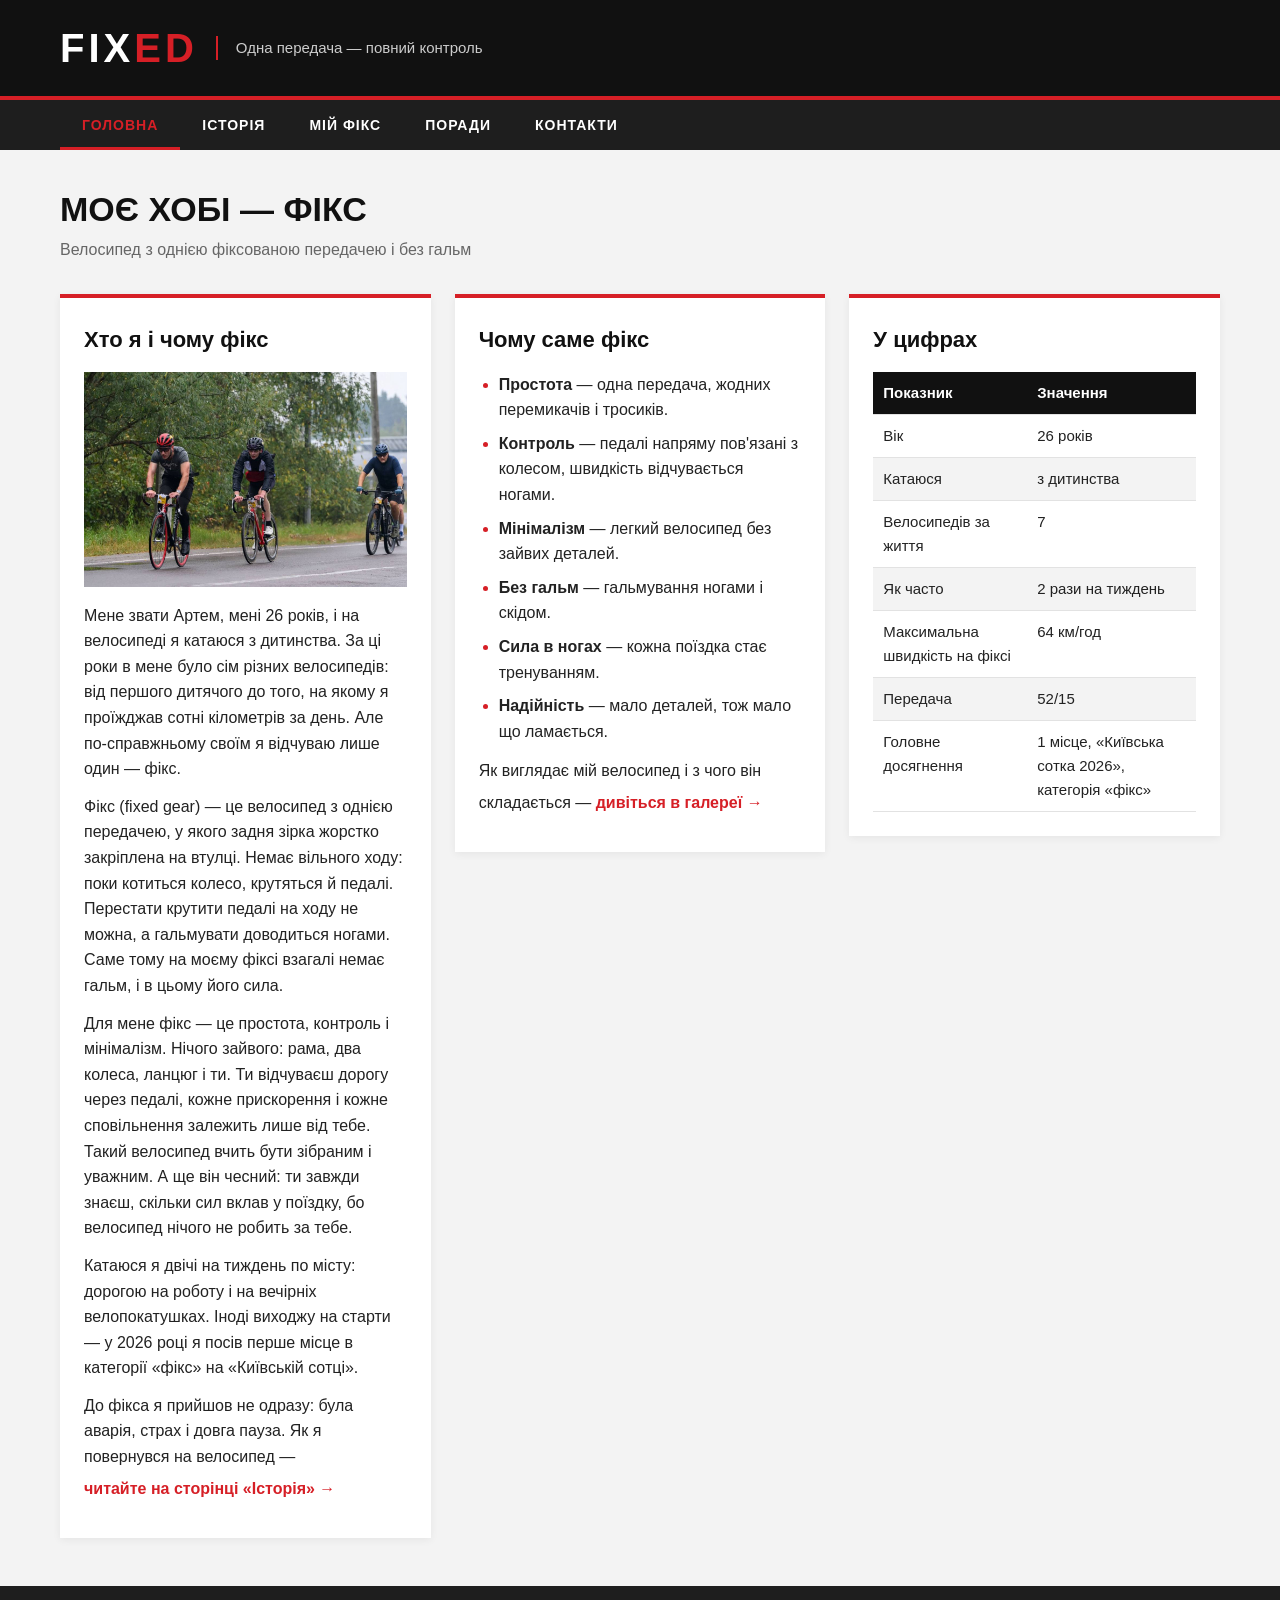
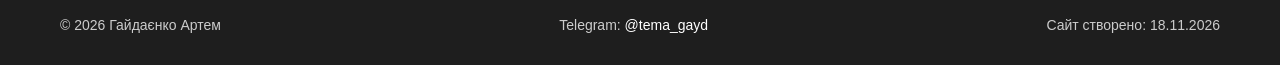
<file: index.html>
<!DOCTYPE html>
<html lang="uk">
<head>
    <meta charset="UTF-8">
    <meta name="viewport" content="width=device-width, initial-scale=1.0">
    <title>FIXED — Головна | Моє хобі: фікс</title>
    <!-- Мета-теги для пошукових систем -->
    <meta name="description" content="Особистий сайт про фікс: чому я обрав велосипед з однією фіксованою передачею і як катаюся містом.">
    <meta name="keywords" content="фікс, fixed gear, велосипед, трековий велосипед, Київ">
    <meta name="author" content="Гайдаєнко Артем">
    <meta name="copyright" content="Гайдаєнко Артем, 2026">
    <!-- Іконка сайту -->
    <link rel="icon" type="image/png" href="images/favicon.png">
    <!-- Підключення зовнішнього CSS-файлу -->
    <link rel="stylesheet" href="css/styles.css">
</head>
<body>

    <!-- Початок шапки -->
    <header class="site-header">
        <div class="container">
            <a href="index.html" class="logo">FIX<span>ED</span></a>
            <p class="slogan">Одна передача — повний контроль</p>
        </div>
    </header>
    <!-- Кінець шапки -->

    <!-- Початок навігації -->
    <nav class="site-nav">
        <div class="container">
            <ul>
                <li><a href="index.html" class="active">Головна</a></li>
                <li><a href="about.html">Історія</a></li>
                <li><a href="gallery.html">Мій фікс</a></li>
                <li><a href="tips.html">Поради</a></li>
                <li><a href="contacts.html">Контакти</a></li>
            </ul>
        </div>
    </nav>
    <!-- Кінець навігації -->

    <!-- Заголовок сторінки -->
    <div class="page-title">
        <h1>Моє хобі — фікс</h1>
        <p>Велосипед з однією фіксованою передачею і без гальм</p>
    </div>

    <!-- Початок основного контенту: три блоки -->
    <main class="content">

        <!-- Блок 1: вступна інформація -->
        <section class="block">
            <h2>Хто я і чому фікс</h2>
            <img src="images/race-hero.jpg" alt="Я на фіксі під час веломарафону" width="1200" height="800">
            <p>Мене звати Артем, мені 26 років, і на велосипеді я катаюся з дитинства. За ці роки в мене було сім різних велосипедів: від першого дитячого до того, на якому я проїжджав сотні кілометрів за день. Але по-справжньому своїм я відчуваю лише один — фікс.</p>
            <p>Фікс (fixed gear) — це велосипед з однією передачею, у якого задня зірка жорстко закріплена на втулці. Немає вільного ходу: поки котиться колесо, крутяться й педалі. Перестати крутити педалі на ходу не можна, а гальмувати доводиться ногами. Саме тому на моєму фіксі взагалі немає гальм, і в цьому його сила.</p>
            <p>Для мене фікс — це простота, контроль і мінімалізм. Нічого зайвого: рама, два колеса, ланцюг і ти. Ти відчуваєш дорогу через педалі, кожне прискорення і кожне сповільнення залежить лише від тебе. Такий велосипед вчить бути зібраним і уважним. А ще він чесний: ти завжди знаєш, скільки сил вклав у поїздку, бо велосипед нічого не робить за тебе.</p>
            <p>Катаюся я двічі на тиждень по місту: дорогою на роботу і на вечірніх велопокатушках. Іноді виходжу на старти — у 2026 році я посів перше місце в категорії «фікс» на «Київській сотці».</p>
            <p>До фікса я прийшов не одразу: була аварія, страх і довга пауза. Як я повернувся на велосипед — <a href="about.html" class="more-link">читайте на сторінці «Історія»</a></p>
        </section>

        <!-- Блок 2: деталі (перелік) -->
        <section class="block">
            <h2>Чому саме фікс</h2>
            <ul>
                <li><strong>Простота</strong> — одна передача, жодних перемикачів і тросиків.</li>
                <li><strong>Контроль</strong> — педалі напряму пов'язані з колесом, швидкість відчувається ногами.</li>
                <li><strong>Мінімалізм</strong> — легкий велосипед без зайвих деталей.</li>
                <li><strong>Без гальм</strong> — гальмування ногами і скідом.</li>
                <li><strong>Сила в ногах</strong> — кожна поїздка стає тренуванням.</li>
                <li><strong>Надійність</strong> — мало деталей, тож мало що ламається.</li>
            </ul>
            <p>Як виглядає мій велосипед і з чого він складається — <a href="gallery.html" class="more-link">дивіться в галереї</a></p>
        </section>

        <!-- Блок 3: додаткова інформація (таблиця) -->
        <section class="block">
            <h2>У цифрах</h2>
            <div class="table-wrap">
                <table>
                    <thead>
                        <tr>
                            <th>Показник</th>
                            <th>Значення</th>
                        </tr>
                    </thead>
                    <tbody>
                        <tr>
                            <td>Вік</td>
                            <td>26 років</td>
                        </tr>
                        <tr>
                            <td>Катаюся</td>
                            <td>з дитинства</td>
                        </tr>
                        <tr>
                            <td>Велосипедів за життя</td>
                            <td>7</td>
                        </tr>
                        <tr>
                            <td>Як часто</td>
                            <td>2 рази на тиждень</td>
                        </tr>
                        <tr>
                            <td>Максимальна швидкість на фіксі</td>
                            <td>64 км/год</td>
                        </tr>
                        <tr>
                            <td>Передача</td>
                            <td>52/15</td>
                        </tr>
                        <tr>
                            <td>Головне досягнення</td>
                            <td>1 місце, «Київська сотка 2026», категорія «фікс»</td>
                        </tr>
                    </tbody>
                </table>
            </div>
        </section>

    </main>
    <!-- Кінець основного контенту -->

    <!-- Початок футера -->
    <footer class="site-footer">
        <div class="container">
            <p>&copy; 2026 Гайдаєнко Артем</p>
            <p>Telegram: <a href="https://t.me/tema_gayd" target="_blank" rel="noopener">@tema_gayd</a></p>
            <p>Сайт створено: <time datetime="2026-11-18">18.11.2026</time></p>
        </div>
    </footer>
    <!-- Кінець футера -->

</body>
</html>
</file>
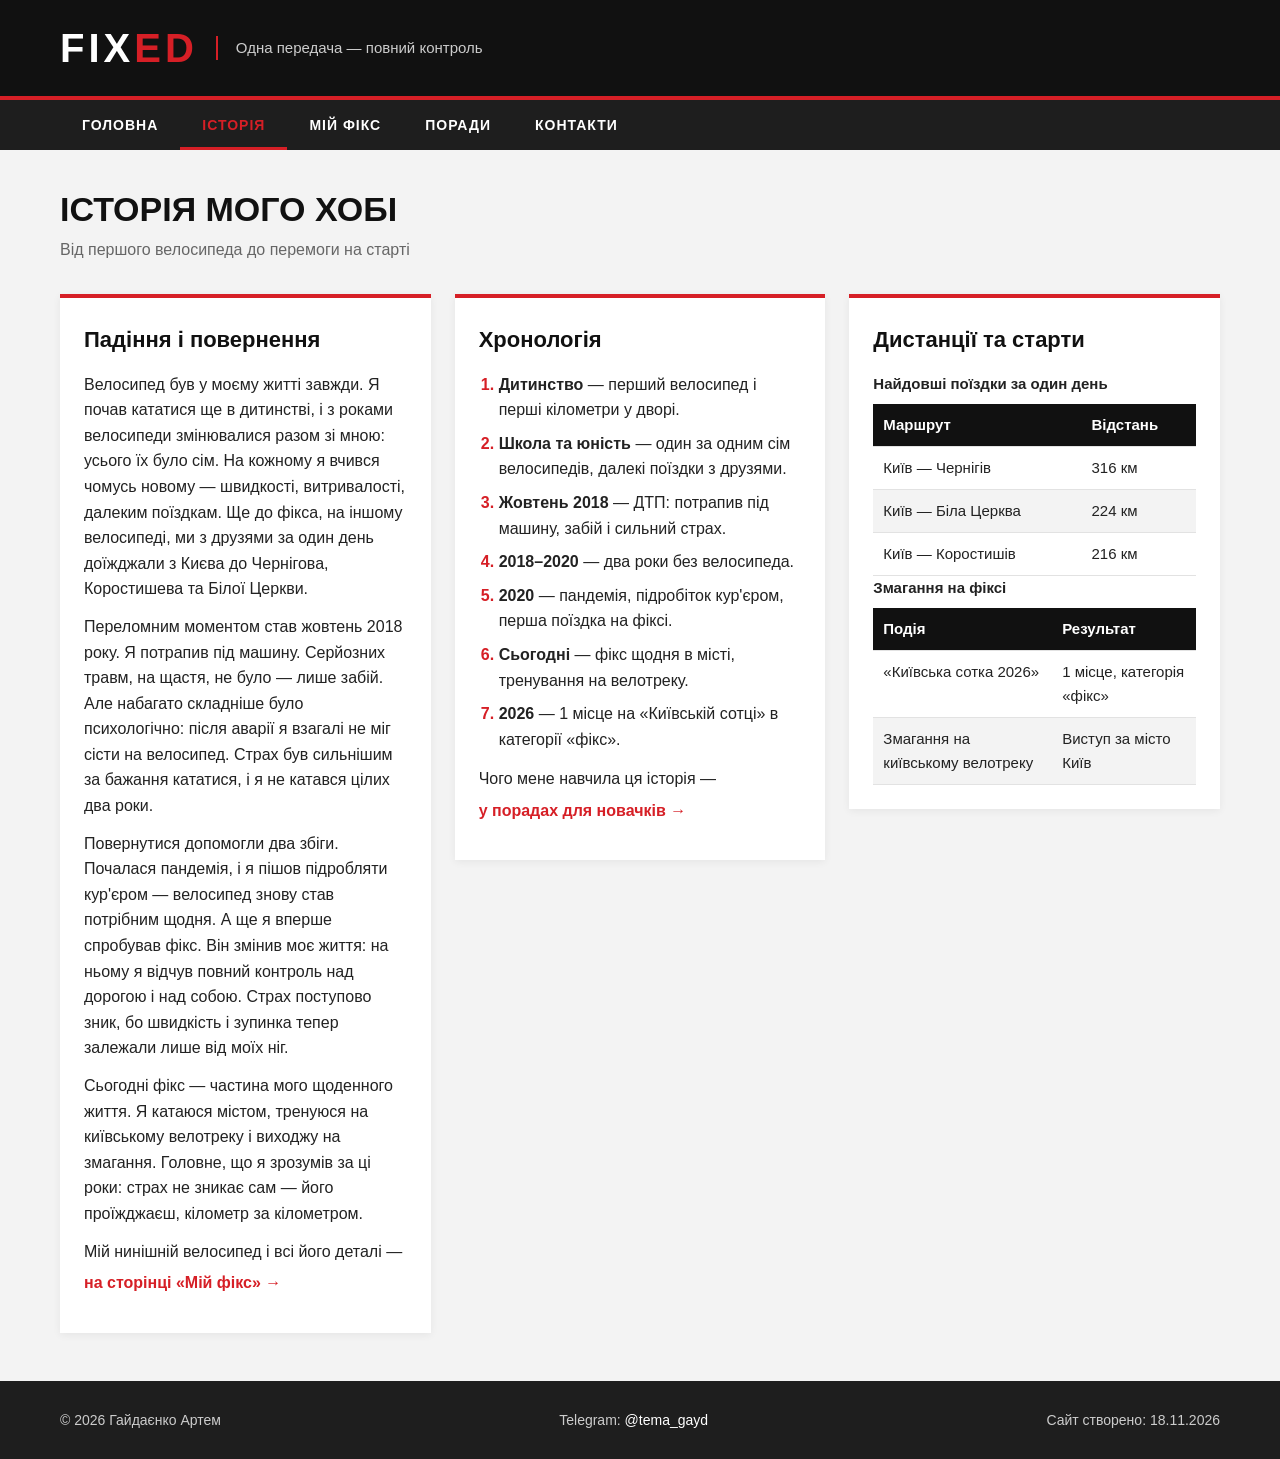
<file: about.html>
<!DOCTYPE html>
<html lang="uk">
<head>
    <meta charset="UTF-8">
    <meta name="viewport" content="width=device-width, initial-scale=1.0">
    <title>FIXED — Історія | Як я прийшов до фікса</title>
    <!-- Мета-теги для пошукових систем -->
    <meta name="description" content="Моя історія з велосипедами: сім велосипедів, аварія у 2018 році, два роки паузи і повернення завдяки фіксу.">
    <meta name="keywords" content="історія, велосипед, фікс, ДТП, повернення, кур'єр">
    <meta name="author" content="Гайдаєнко Артем">
    <meta name="copyright" content="Гайдаєнко Артем, 2026">
    <!-- Іконка сайту -->
    <link rel="icon" type="image/png" href="images/favicon.png">
    <!-- Підключення зовнішнього CSS-файлу -->
    <link rel="stylesheet" href="css/styles.css">
</head>
<body>

    <!-- Початок шапки -->
    <header class="site-header">
        <div class="container">
            <a href="index.html" class="logo">FIX<span>ED</span></a>
            <p class="slogan">Одна передача — повний контроль</p>
        </div>
    </header>
    <!-- Кінець шапки -->

    <!-- Початок навігації -->
    <nav class="site-nav">
        <div class="container">
            <ul>
                <li><a href="index.html">Головна</a></li>
                <li><a href="about.html" class="active">Історія</a></li>
                <li><a href="gallery.html">Мій фікс</a></li>
                <li><a href="tips.html">Поради</a></li>
                <li><a href="contacts.html">Контакти</a></li>
            </ul>
        </div>
    </nav>
    <!-- Кінець навігації -->

    <!-- Заголовок сторінки -->
    <div class="page-title">
        <h1>Історія мого хобі</h1>
        <p>Від першого велосипеда до перемоги на старті</p>
    </div>

    <!-- Початок основного контенту: три блоки -->
    <main class="content">

        <!-- Блок 1: історія (вступний текст) -->
        <section class="block">
            <h2>Падіння і повернення</h2>
            <p>Велосипед був у моєму житті завжди. Я почав кататися ще в дитинстві, і з роками велосипеди змінювалися разом зі мною: усього їх було сім. На кожному я вчився чомусь новому — швидкості, витривалості, далеким поїздкам. Ще до фікса, на іншому велосипеді, ми з друзями за один день доїжджали з Києва до Чернігова, Коростишева та Білої Церкви.</p>
            <p>Переломним моментом став жовтень 2018 року. Я потрапив під машину. Серйозних травм, на щастя, не було — лише забій. Але набагато складніше було психологічно: після аварії я взагалі не міг сісти на велосипед. Страх був сильнішим за бажання кататися, і я не катався цілих два роки.</p>
            <p>Повернутися допомогли два збіги. Почалася пандемія, і я пішов підробляти кур'єром — велосипед знову став потрібним щодня. А ще я вперше спробував фікс. Він змінив моє життя: на ньому я відчув повний контроль над дорогою і над собою. Страх поступово зник, бо швидкість і зупинка тепер залежали лише від моїх ніг.</p>
            <p>Сьогодні фікс — частина мого щоденного життя. Я катаюся містом, тренуюся на київському велотреку і виходжу на змагання. Головне, що я зрозумів за ці роки: страх не зникає сам — його проїжджаєш, кілометр за кілометром.</p>
            <p>Мій нинішній велосипед і всі його деталі — <a href="gallery.html" class="more-link">на сторінці «Мій фікс»</a></p>
        </section>

        <!-- Блок 2: хронологія (нумерований перелік) -->
        <section class="block">
            <h2>Хронологія</h2>
            <ol>
                <li><strong>Дитинство</strong> — перший велосипед і перші кілометри у дворі.</li>
                <li><strong>Школа та юність</strong> — один за одним сім велосипедів, далекі поїздки з друзями.</li>
                <li><strong>Жовтень 2018</strong> — ДТП: потрапив під машину, забій і сильний страх.</li>
                <li><strong>2018–2020</strong> — два роки без велосипеда.</li>
                <li><strong>2020</strong> — пандемія, підробіток кур'єром, перша поїздка на фіксі.</li>
                <li><strong>Сьогодні</strong> — фікс щодня в місті, тренування на велотреку.</li>
                <li><strong>2026</strong> — 1 місце на «Київській сотці» в категорії «фікс».</li>
            </ol>
            <p>Чого мене навчила ця історія — <a href="tips.html" class="more-link">у порадах для новачків</a></p>
        </section>

        <!-- Блок 3: додаткова інформація (таблиця) -->
        <section class="block">
            <h2>Дистанції та старти</h2>
            <div class="table-wrap">
                <table>
                    <caption>Найдовші поїздки за один день</caption>
                    <thead>
                        <tr>
                            <th>Маршрут</th>
                            <th>Відстань</th>
                        </tr>
                    </thead>
                    <tbody>
                        <tr>
                            <td>Київ — Чернігів</td>
                            <td>316 км</td>
                        </tr>
                        <tr>
                            <td>Київ — Біла Церква</td>
                            <td>224 км</td>
                        </tr>
                        <tr>
                            <td>Київ — Коростишів</td>
                            <td>216 км</td>
                        </tr>
                    </tbody>
                </table>
            </div>
            <div class="table-wrap">
                <table>
                    <caption>Змагання на фіксі</caption>
                    <thead>
                        <tr>
                            <th>Подія</th>
                            <th>Результат</th>
                        </tr>
                    </thead>
                    <tbody>
                        <tr>
                            <td>«Київська сотка 2026»</td>
                            <td>1 місце, категорія «фікс»</td>
                        </tr>
                        <tr>
                            <td>Змагання на київському велотреку</td>
                            <td>Виступ за місто Київ</td>
                        </tr>
                    </tbody>
                </table>
            </div>
        </section>

    </main>
    <!-- Кінець основного контенту -->

    <!-- Початок футера -->
    <footer class="site-footer">
        <div class="container">
            <p>&copy; 2026 Гайдаєнко Артем</p>
            <p>Telegram: <a href="https://t.me/tema_gayd" target="_blank" rel="noopener">@tema_gayd</a></p>
            <p>Сайт створено: <time datetime="2026-11-18">18.11.2026</time></p>
        </div>
    </footer>
    <!-- Кінець футера -->

</body>
</html>
</file>
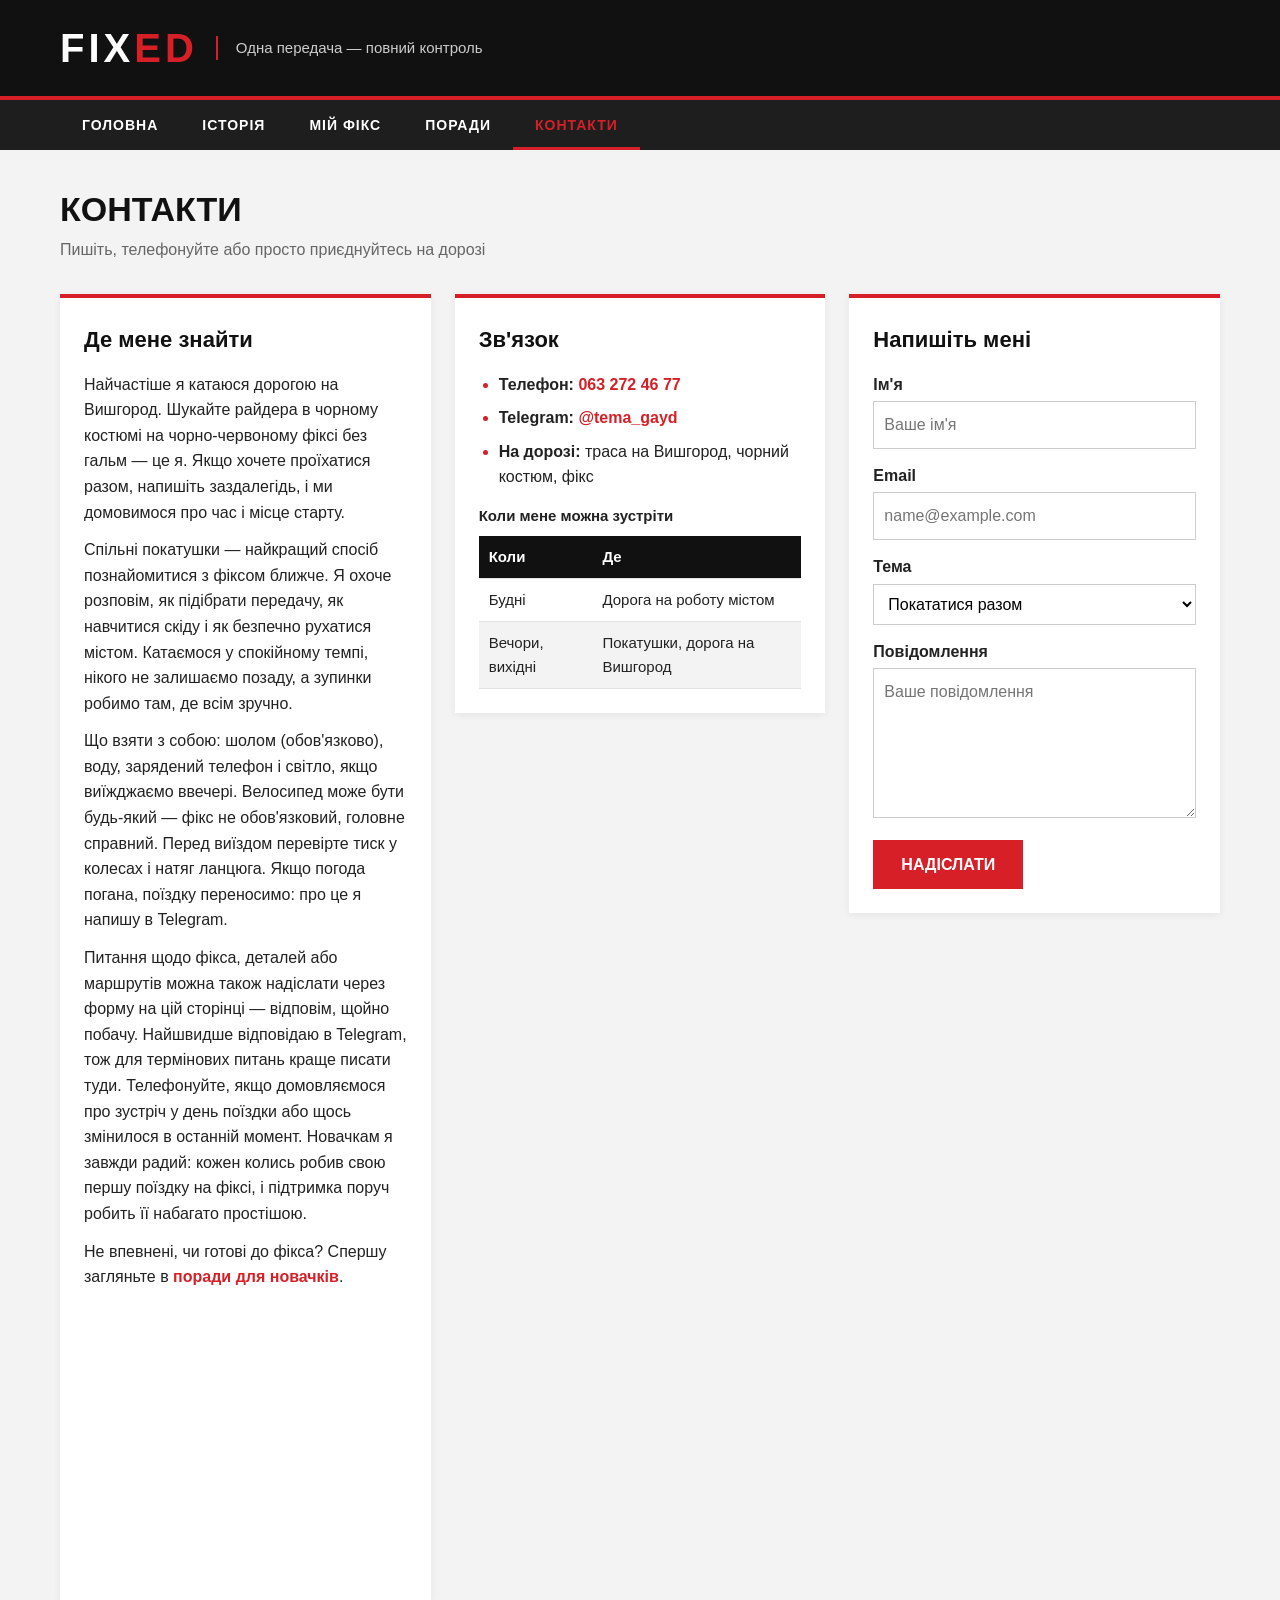
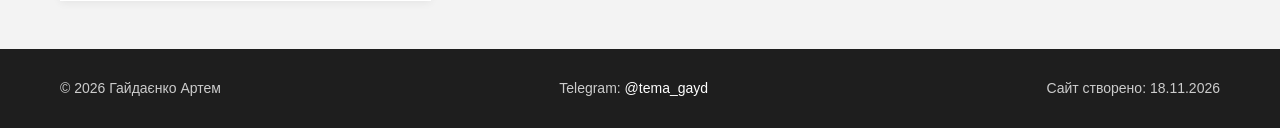
<file: contacts.html>
<!DOCTYPE html>
<html lang="uk">
<head>
    <meta charset="UTF-8">
    <meta name="viewport" content="width=device-width, initial-scale=1.0">
    <title>FIXED — Контакти | Покатаємось разом</title>
    <!-- Мета-теги для пошукових систем -->
    <meta name="description" content="Контакти: телефон, Telegram і форма зворотного зв'язку. Шукайте мене на дорозі на Вишгород.">
    <meta name="keywords" content="контакти, фікс, Telegram, Вишгород, покатушки">
    <meta name="author" content="Гайдаєнко Артем">
    <meta name="copyright" content="Гайдаєнко Артем, 2026">
    <!-- Іконка сайту -->
    <link rel="icon" type="image/png" href="images/favicon.png">
    <!-- Підключення зовнішнього CSS-файлу -->
    <link rel="stylesheet" href="css/styles.css">
</head>
<body>

    <!-- Початок шапки -->
    <header class="site-header">
        <div class="container">
            <a href="index.html" class="logo">FIX<span>ED</span></a>
            <p class="slogan">Одна передача — повний контроль</p>
        </div>
    </header>
    <!-- Кінець шапки -->

    <!-- Початок навігації -->
    <nav class="site-nav">
        <div class="container">
            <ul>
                <li><a href="index.html">Головна</a></li>
                <li><a href="about.html">Історія</a></li>
                <li><a href="gallery.html">Мій фікс</a></li>
                <li><a href="tips.html">Поради</a></li>
                <li><a href="contacts.html" class="active">Контакти</a></li>
            </ul>
        </div>
    </nav>
    <!-- Кінець навігації -->

    <!-- Заголовок сторінки -->
    <div class="page-title">
        <h1>Контакти</h1>
        <p>Пишіть, телефонуйте або просто приєднуйтесь на дорозі</p>
    </div>

    <!-- Початок основного контенту: три блоки -->
    <main class="content">

        <!-- Блок 1: де знайти (текст + карта через iframe) -->
        <section class="block">
            <h2>Де мене знайти</h2>
            <p>Найчастіше я катаюся дорогою на Вишгород. Шукайте райдера в чорному костюмі на чорно-червоному фіксі без гальм — це я. Якщо хочете проїхатися разом, напишіть заздалегідь, і ми домовимося про час і місце старту.</p>
            <p>Спільні покатушки — найкращий спосіб познайомитися з фіксом ближче. Я охоче розповім, як підібрати передачу, як навчитися скіду і як безпечно рухатися містом. Катаємося у спокійному темпі, нікого не залишаємо позаду, а зупинки робимо там, де всім зручно.</p>
            <p>Що взяти з собою: шолом (обов'язково), воду, зарядений телефон і світло, якщо виїжджаємо ввечері. Велосипед може бути будь-який — фікс не обов'язковий, головне справний. Перед виїздом перевірте тиск у колесах і натяг ланцюга. Якщо погода погана, поїздку переносимо: про це я напишу в Telegram.</p>
            <p>Питання щодо фікса, деталей або маршрутів можна також надіслати через форму на цій сторінці — відповім, щойно побачу. Найшвидше відповідаю в Telegram, тож для термінових питань краще писати туди. Телефонуйте, якщо домовляємося про зустріч у день поїздки або щось змінилося в останній момент. Новачкам я завжди радий: кожен колись робив свою першу поїздку на фіксі, і підтримка поруч робить її набагато простішою.</p>
            <p>Не впевнені, чи готові до фікса? Спершу загляньте в <a href="tips.html">поради для новачків</a>.</p>
            <!-- Вбудована карта: тег iframe завантажує сторінку Google Maps -->
            <iframe class="map" title="Карта: дорога на Вишгород" src="https://maps.google.com/maps?q=%D0%92%D0%B8%D1%88%D0%B3%D0%BE%D1%80%D0%BE%D0%B4&amp;z=11&amp;output=embed"></iframe>
        </section>

        <!-- Блок 2: контакти (перелік) -->
        <section class="block">
            <h2>Зв'язок</h2>
            <ul>
                <li><strong>Телефон:</strong> <a href="tel:+380632724677">063 272 46 77</a></li>
                <li><strong>Telegram:</strong> <a href="https://t.me/tema_gayd" target="_blank" rel="noopener">@tema_gayd</a></li>
                <li><strong>На дорозі:</strong> траса на Вишгород, чорний костюм, фікс</li>
            </ul>
            <div class="table-wrap">
                <table>
                    <caption>Коли мене можна зустріти</caption>
                    <thead>
                        <tr>
                            <th>Коли</th>
                            <th>Де</th>
                        </tr>
                    </thead>
                    <tbody>
                        <tr>
                            <td>Будні</td>
                            <td>Дорога на роботу містом</td>
                        </tr>
                        <tr>
                            <td>Вечори, вихідні</td>
                            <td>Покатушки, дорога на Вишгород</td>
                        </tr>
                    </tbody>
                </table>
            </div>
        </section>

        <!-- Блок 3: форма зворотного зв'язку (без серверної обробки) -->
        <section class="block">
            <h2>Напишіть мені</h2>
            <form action="#" method="get">
                <div class="form-row">
                    <label for="name">Ім'я</label>
                    <input type="text" id="name" name="name" placeholder="Ваше ім'я" required>
                </div>
                <div class="form-row">
                    <label for="email">Email</label>
                    <input type="email" id="email" name="email" placeholder="name@example.com" required>
                </div>
                <div class="form-row">
                    <label for="topic">Тема</label>
                    <select id="topic" name="topic">
                        <option value="ride">Покататися разом</option>
                        <option value="advice">Порада щодо фікса</option>
                        <option value="other">Інше</option>
                    </select>
                </div>
                <div class="form-row">
                    <label for="message">Повідомлення</label>
                    <textarea id="message" name="message" rows="5" placeholder="Ваше повідомлення"></textarea>
                </div>
                <button type="submit" class="btn">Надіслати</button>
            </form>
        </section>

    </main>
    <!-- Кінець основного контенту -->

    <!-- Початок футера -->
    <footer class="site-footer">
        <div class="container">
            <p>&copy; 2026 Гайдаєнко Артем</p>
            <p>Telegram: <a href="https://t.me/tema_gayd" target="_blank" rel="noopener">@tema_gayd</a></p>
            <p>Сайт створено: <time datetime="2026-11-18">18.11.2026</time></p>
        </div>
    </footer>
    <!-- Кінець футера -->

</body>
</html>
</file>
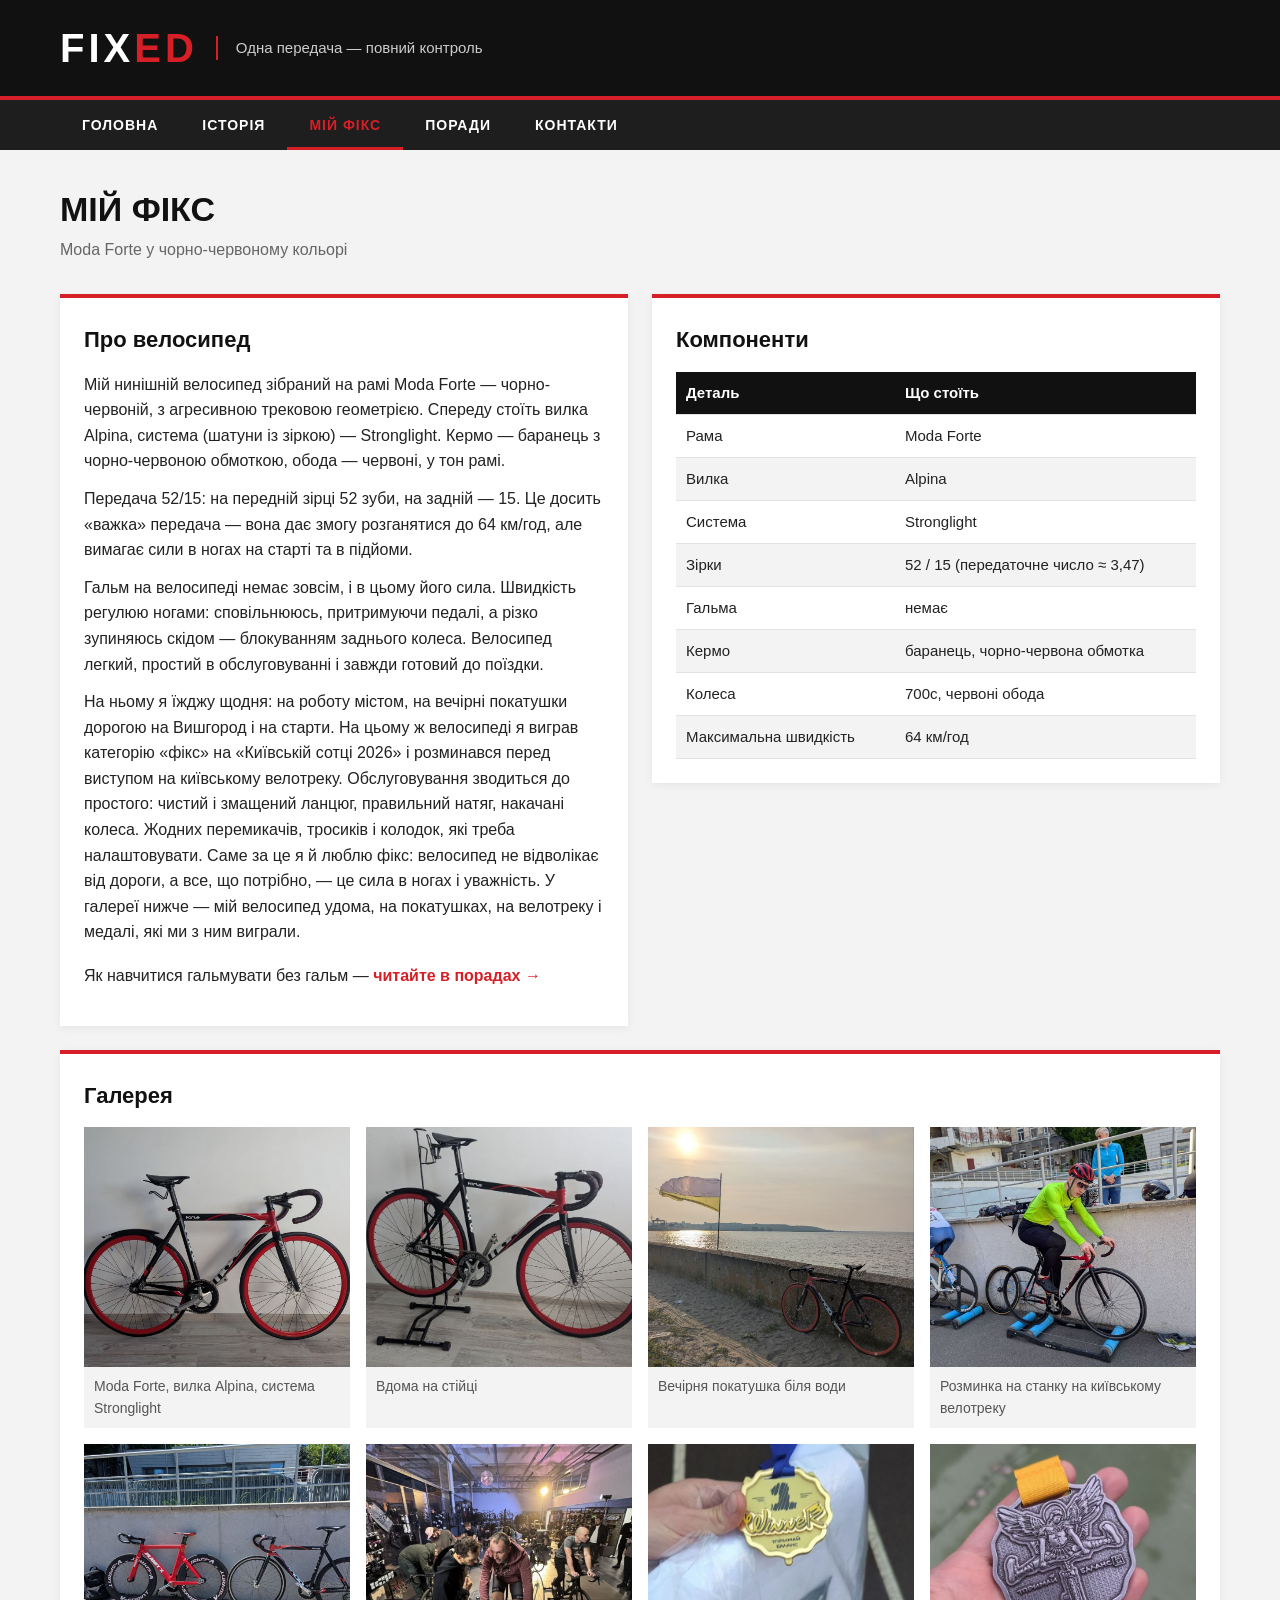
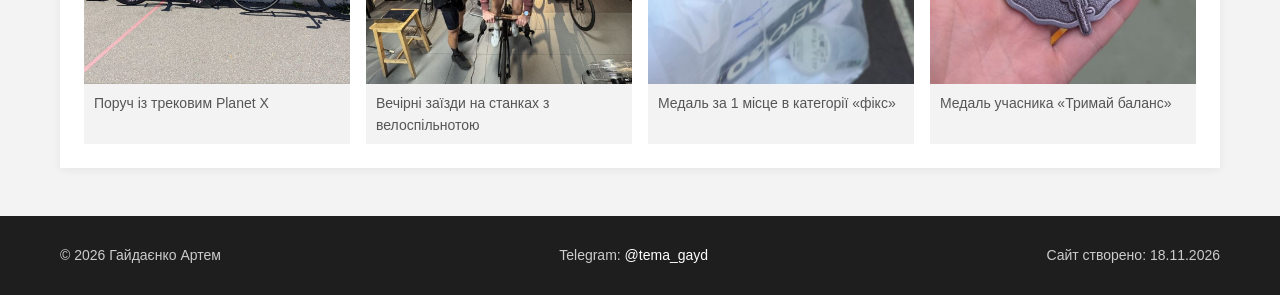
<file: gallery.html>
<!DOCTYPE html>
<html lang="uk">
<head>
    <meta charset="UTF-8">
    <meta name="viewport" content="width=device-width, initial-scale=1.0">
    <title>FIXED — Мій фікс | Галерея та компоненти</title>
    <!-- Мета-теги для пошукових систем -->
    <meta name="description" content="Мій фікс Moda Forte з вилкою Alpina і системою Stronglight: фото, компоненти, передача 52/15.">
    <meta name="keywords" content="фікс, Moda Forte, Alpina, Stronglight, 52/15, галерея">
    <meta name="author" content="Гайдаєнко Артем">
    <meta name="copyright" content="Гайдаєнко Артем, 2026">
    <!-- Іконка сайту -->
    <link rel="icon" type="image/png" href="images/favicon.png">
    <!-- Підключення зовнішнього CSS-файлу -->
    <link rel="stylesheet" href="css/styles.css">
</head>
<body>

    <!-- Початок шапки -->
    <header class="site-header">
        <div class="container">
            <a href="index.html" class="logo">FIX<span>ED</span></a>
            <p class="slogan">Одна передача — повний контроль</p>
        </div>
    </header>
    <!-- Кінець шапки -->

    <!-- Початок навігації -->
    <nav class="site-nav">
        <div class="container">
            <ul>
                <li><a href="index.html">Головна</a></li>
                <li><a href="about.html">Історія</a></li>
                <li><a href="gallery.html" class="active">Мій фікс</a></li>
                <li><a href="tips.html">Поради</a></li>
                <li><a href="contacts.html">Контакти</a></li>
            </ul>
        </div>
    </nav>
    <!-- Кінець навігації -->

    <!-- Заголовок сторінки -->
    <div class="page-title">
        <h1>Мій фікс</h1>
        <p>Moda Forte у чорно-червоному кольорі</p>
    </div>

    <!-- Початок основного контенту: три блоки (сітка з двох колонок) -->
    <main class="content content-two">

        <!-- Блок 1: опис велосипеда -->
        <section class="block">
            <h2>Про велосипед</h2>
            <p>Мій нинішній велосипед зібраний на рамі Moda Forte — чорно-червоній, з агресивною трековою геометрією. Спереду стоїть вилка Alpina, система (шатуни із зіркою) — Stronglight. Кермо — баранець з чорно-червоною обмоткою, обода — червоні, у тон рамі.</p>
            <p>Передача 52/15: на передній зірці 52 зуби, на задній — 15. Це досить «важка» передача — вона дає змогу розганятися до 64 км/год, але вимагає сили в ногах на старті та в підйоми.</p>
            <p>Гальм на велосипеді немає зовсім, і в цьому його сила. Швидкість регулюю ногами: сповільнююсь, притримуючи педалі, а різко зупиняюсь скідом — блокуванням заднього колеса. Велосипед легкий, простий в обслуговуванні і завжди готовий до поїздки.</p>
            <p>На ньому я їжджу щодня: на роботу містом, на вечірні покатушки дорогою на Вишгород і на старти. На цьому ж велосипеді я виграв категорію «фікс» на «Київській сотці 2026» і розминався перед виступом на київському велотреку. Обслуговування зводиться до простого: чистий і змащений ланцюг, правильний натяг, накачані колеса. Жодних перемикачів, тросиків і колодок, які треба налаштовувати. Саме за це я й люблю фікс: велосипед не відволікає від дороги, а все, що потрібно, — це сила в ногах і уважність. У галереї нижче — мій велосипед удома, на покатушках, на велотреку і медалі, які ми з ним виграли.</p>
            <p>Як навчитися гальмувати без гальм — <a href="tips.html" class="more-link">читайте в порадах</a></p>
        </section>

        <!-- Блок 2: галерея (перелік фото) -->
        <section class="block block-wide">
            <h2>Галерея</h2>
            <ul class="gallery">
                <li>
                    <figure>
                        <img src="images/bike-side.jpg" alt="Фікс Moda Forte збоку" width="1200" height="904">
                        <figcaption>Moda Forte, вилка Alpina, система Stronglight</figcaption>
                    </figure>
                </li>
                <li>
                    <figure>
                        <img src="images/bike-stand.jpg" alt="Фікс на стійці вдома" width="1200" height="675">
                        <figcaption>Вдома на стійці</figcaption>
                    </figure>
                </li>
                <li>
                    <figure>
                        <img src="images/bike-sea.jpg" alt="Фікс біля води на заході сонця" width="904" height="1200">
                        <figcaption>Вечірня покатушка біля води</figcaption>
                    </figure>
                </li>
                <li>
                    <figure>
                        <img src="images/track-warmup.jpg" alt="Розминка на велостанку перед стартом" width="904" height="1200">
                        <figcaption>Розминка на станку на київському велотреку</figcaption>
                    </figure>
                </li>
                <li>
                    <figure>
                        <img src="images/track-bikes.jpg" alt="Фікс поруч із трековим велосипедом" width="1200" height="904">
                        <figcaption>Поруч із трековим Planet X</figcaption>
                    </figure>
                </li>
                <li>
                    <figure>
                        <img src="images/trainer-night.jpg" alt="Спільні заїзди на велостанках" width="900" height="1200">
                        <figcaption>Вечірні заїзди на станках з велоспільнотою</figcaption>
                    </figure>
                </li>
                <li>
                    <figure>
                        <img src="images/medal-winner.jpg" alt="Золота медаль за перше місце" width="675" height="1200">
                        <figcaption>Медаль за 1 місце в категорії «фікс»</figcaption>
                    </figure>
                </li>
                <li>
                    <figure>
                        <img src="images/medal-finisher.jpg" alt="Медаль учасника змагань" width="675" height="1200">
                        <figcaption>Медаль учасника «Тримай баланс»</figcaption>
                    </figure>
                </li>
            </ul>
        </section>

        <!-- Блок 3: технічні характеристики (таблиця) -->
        <section class="block">
            <h2>Компоненти</h2>
            <div class="table-wrap">
                <table>
                    <thead>
                        <tr>
                            <th>Деталь</th>
                            <th>Що стоїть</th>
                        </tr>
                    </thead>
                    <tbody>
                        <tr>
                            <td>Рама</td>
                            <td>Moda Forte</td>
                        </tr>
                        <tr>
                            <td>Вилка</td>
                            <td>Alpina</td>
                        </tr>
                        <tr>
                            <td>Система</td>
                            <td>Stronglight</td>
                        </tr>
                        <tr>
                            <td>Зірки</td>
                            <td>52 / 15 (передаточне число ≈ 3,47)</td>
                        </tr>
                        <tr>
                            <td>Гальма</td>
                            <td>немає</td>
                        </tr>
                        <tr>
                            <td>Кермо</td>
                            <td>баранець, чорно-червона обмотка</td>
                        </tr>
                        <tr>
                            <td>Колеса</td>
                            <td>700c, червоні обода</td>
                        </tr>
                        <tr>
                            <td>Максимальна швидкість</td>
                            <td>64 км/год</td>
                        </tr>
                    </tbody>
                </table>
            </div>
        </section>

    </main>
    <!-- Кінець основного контенту -->

    <!-- Початок футера -->
    <footer class="site-footer">
        <div class="container">
            <p>&copy; 2026 Гайдаєнко Артем</p>
            <p>Telegram: <a href="https://t.me/tema_gayd" target="_blank" rel="noopener">@tema_gayd</a></p>
            <p>Сайт створено: <time datetime="2026-11-18">18.11.2026</time></p>
        </div>
    </footer>
    <!-- Кінець футера -->

</body>
</html>
</file>
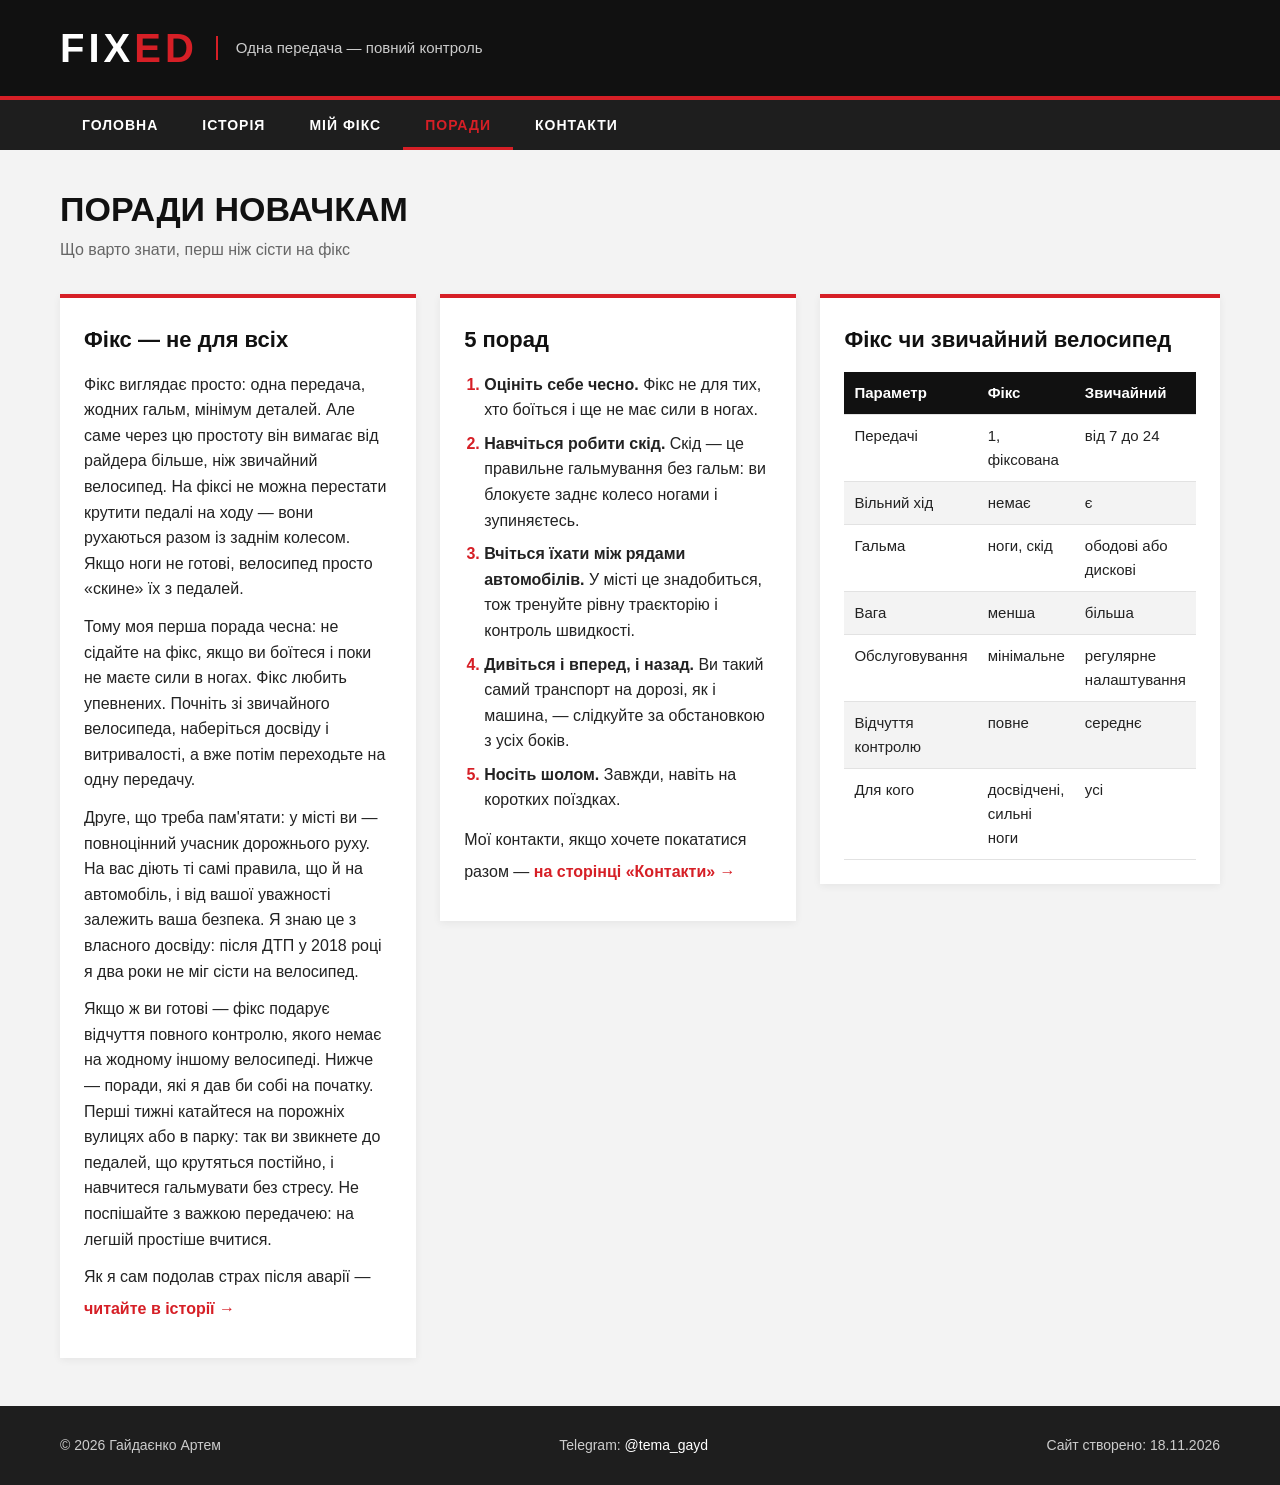
<file: tips.html>
<!DOCTYPE html>
<html lang="uk">
<head>
    <meta charset="UTF-8">
    <meta name="viewport" content="width=device-width, initial-scale=1.0">
    <title>FIXED — Поради | Як почати кататися на фіксі</title>
    <!-- Мета-теги для пошукових систем -->
    <meta name="description" content="Поради новачкам на фіксі: скід, рух у місті, безпека і шолом. Порівняння фікса зі звичайним велосипедом.">
    <meta name="keywords" content="поради, фікс, скід, гальмування без гальм, безпека, шолом">
    <meta name="author" content="Гайдаєнко Артем">
    <meta name="copyright" content="Гайдаєнко Артем, 2026">
    <!-- Іконка сайту -->
    <link rel="icon" type="image/png" href="images/favicon.png">
    <!-- Підключення зовнішнього CSS-файлу -->
    <link rel="stylesheet" href="css/styles.css">
</head>
<body>

    <!-- Початок шапки -->
    <header class="site-header">
        <div class="container">
            <a href="index.html" class="logo">FIX<span>ED</span></a>
            <p class="slogan">Одна передача — повний контроль</p>
        </div>
    </header>
    <!-- Кінець шапки -->

    <!-- Початок навігації -->
    <nav class="site-nav">
        <div class="container">
            <ul>
                <li><a href="index.html">Головна</a></li>
                <li><a href="about.html">Історія</a></li>
                <li><a href="gallery.html">Мій фікс</a></li>
                <li><a href="tips.html" class="active">Поради</a></li>
                <li><a href="contacts.html">Контакти</a></li>
            </ul>
        </div>
    </nav>
    <!-- Кінець навігації -->

    <!-- Заголовок сторінки -->
    <div class="page-title">
        <h1>Поради новачкам</h1>
        <p>Що варто знати, перш ніж сісти на фікс</p>
    </div>

    <!-- Початок основного контенту: три блоки -->
    <main class="content">

        <!-- Блок 1: вступ -->
        <section class="block">
            <h2>Фікс — не для всіх</h2>
            <p>Фікс виглядає просто: одна передача, жодних гальм, мінімум деталей. Але саме через цю простоту він вимагає від райдера більше, ніж звичайний велосипед. На фіксі не можна перестати крутити педалі на ходу — вони рухаються разом із заднім колесом. Якщо ноги не готові, велосипед просто «скине» їх з педалей.</p>
            <p>Тому моя перша порада чесна: не сідайте на фікс, якщо ви боїтеся і поки не маєте сили в ногах. Фікс любить упевнених. Почніть зі звичайного велосипеда, наберіться досвіду і витривалості, а вже потім переходьте на одну передачу.</p>
            <p>Друге, що треба пам'ятати: у місті ви — повноцінний учасник дорожнього руху. На вас діють ті самі правила, що й на автомобіль, і від вашої уважності залежить ваша безпека. Я знаю це з власного досвіду: після ДТП у 2018 році я два роки не міг сісти на велосипед.</p>
            <p>Якщо ж ви готові — фікс подарує відчуття повного контролю, якого немає на жодному іншому велосипеді. Нижче — поради, які я дав би собі на початку. Перші тижні катайтеся на порожніх вулицях або в парку: так ви звикнете до педалей, що крутяться постійно, і навчитеся гальмувати без стресу. Не поспішайте з важкою передачею: на легшій простіше вчитися.</p>
            <p>Як я сам подолав страх після аварії — <a href="about.html" class="more-link">читайте в історії</a></p>
        </section>

        <!-- Блок 2: поради (нумерований перелік) -->
        <section class="block">
            <h2>5 порад</h2>
            <ol>
                <li><strong>Оцініть себе чесно.</strong> Фікс не для тих, хто боїться і ще не має сили в ногах.</li>
                <li><strong>Навчіться робити скід.</strong> Скід — це правильне гальмування без гальм: ви блокуєте заднє колесо ногами і зупиняєтесь.</li>
                <li><strong>Вчіться їхати між рядами автомобілів.</strong> У місті це знадобиться, тож тренуйте рівну траєкторію і контроль швидкості.</li>
                <li><strong>Дивіться і вперед, і назад.</strong> Ви такий самий транспорт на дорозі, як і машина, — слідкуйте за обстановкою з усіх боків.</li>
                <li><strong>Носіть шолом.</strong> Завжди, навіть на коротких поїздках.</li>
            </ol>
            <p>Мої контакти, якщо хочете покататися разом — <a href="contacts.html" class="more-link">на сторінці «Контакти»</a></p>
        </section>

        <!-- Блок 3: порівняння (таблиця) -->
        <section class="block">
            <h2>Фікс чи звичайний велосипед</h2>
            <div class="table-wrap">
                <table>
                    <thead>
                        <tr>
                            <th>Параметр</th>
                            <th>Фікс</th>
                            <th>Звичайний</th>
                        </tr>
                    </thead>
                    <tbody>
                        <tr>
                            <td>Передачі</td>
                            <td>1, фіксована</td>
                            <td>від 7 до 24</td>
                        </tr>
                        <tr>
                            <td>Вільний хід</td>
                            <td>немає</td>
                            <td>є</td>
                        </tr>
                        <tr>
                            <td>Гальма</td>
                            <td>ноги, скід</td>
                            <td>ободові або дискові</td>
                        </tr>
                        <tr>
                            <td>Вага</td>
                            <td>менша</td>
                            <td>більша</td>
                        </tr>
                        <tr>
                            <td>Обслуговування</td>
                            <td>мінімальне</td>
                            <td>регулярне налаштування</td>
                        </tr>
                        <tr>
                            <td>Відчуття контролю</td>
                            <td>повне</td>
                            <td>середнє</td>
                        </tr>
                        <tr>
                            <td>Для кого</td>
                            <td>досвідчені, сильні ноги</td>
                            <td>усі</td>
                        </tr>
                    </tbody>
                </table>
            </div>
        </section>

    </main>
    <!-- Кінець основного контенту -->

    <!-- Початок футера -->
    <footer class="site-footer">
        <div class="container">
            <p>&copy; 2026 Гайдаєнко Артем</p>
            <p>Telegram: <a href="https://t.me/tema_gayd" target="_blank" rel="noopener">@tema_gayd</a></p>
            <p>Сайт створено: <time datetime="2026-11-18">18.11.2026</time></p>
        </div>
    </footer>
    <!-- Кінець футера -->

</body>
</html>
</file>
<file: css/styles.css>
/* =========================================================
   FIXED — спільні стилі для всіх сторінок сайту
   Автор: Гайдаєнко Артем, 2026
   ========================================================= */

/* ---------- 1. Палітра та базові змінні ---------- */
:root {
    --color-black: #111111;   /* шапка, заголовки */
    --color-dark: #1e1e1e;    /* навігація, футер */
    --color-red: #d61f26;     /* акцент, hover */
    --color-white: #ffffff;   /* фон контенту */
    --color-light: #f3f3f3;   /* фон сторінки, рядки таблиць */
    --color-text: #222222;    /* основний текст */
    --color-muted: #9a9a9a;   /* допоміжний текст */
    --max-width: 1200px;      /* максимальна ширина контенту */
}

/* ---------- 2. Скидання відступів і загальні правила ---------- */
* {
    box-sizing: border-box;
    margin: 0;
    padding: 0;
}

body {
    font-family: Arial, Helvetica, sans-serif;
    font-size: 16px;
    line-height: 1.6;
    color: var(--color-text);
    background-color: var(--color-light);
}

img {
    display: block;
    max-width: 100%;
    height: auto;
}

/* Обгортка: обмежує ширину і центрує вміст */
.container {
    max-width: var(--max-width);
    margin: 0 auto;
    padding: 0 20px;
}

/* ---------- 3. Шапка (header) ---------- */
.site-header {
    height: 100px;                       /* фіксована висота шапки */
    background-color: var(--color-black);
    color: var(--color-white);
    border-bottom: 4px solid var(--color-red);
}

.site-header .container {
    height: 100%;
    display: flex;
    align-items: center;
    gap: 18px;
}

/* Текстовий логотип */
.logo {
    font-size: 40px;
    font-weight: bold;
    letter-spacing: 4px;
    color: var(--color-white);
    text-decoration: none;
}

.logo span {
    color: var(--color-red);
}

.slogan {
    padding-left: 18px;
    border-left: 2px solid var(--color-red);
    font-size: 15px;
    color: #cccccc;
}

/* ---------- 4. Навігація (nav) ---------- */
.site-nav {
    background-color: var(--color-dark);
}

.site-nav ul {
    list-style: none;
    display: flex;
    flex-wrap: wrap;
}

.site-nav a {
    display: block;
    padding: 14px 22px;
    color: var(--color-white);
    text-decoration: none;
    font-weight: bold;
    text-transform: uppercase;
    font-size: 14px;
    letter-spacing: 1px;
    transition: background-color 0.2s, color 0.2s;
}

/* Hover-ефект для пунктів меню */
.site-nav a:hover {
    background-color: var(--color-red);
}

/* Поточна сторінка */
.site-nav a.active {
    color: var(--color-red);
    box-shadow: inset 0 -3px 0 var(--color-red);
}

.site-nav a.active:hover {
    color: var(--color-white);
}

/* ---------- 5. Заголовок сторінки ---------- */
.page-title {
    max-width: var(--max-width);
    margin: 0 auto;
    padding: 32px 20px 8px;
}

.page-title h1 {
    font-size: 34px;
    color: var(--color-black);
    text-transform: uppercase;
}

.page-title p {
    color: #666666;
}

/* ---------- 6. Основний контент: три блоки-колонки (Grid) ---------- */
.content {
    max-width: var(--max-width);
    margin: 0 auto;
    padding: 24px 20px 48px;
    display: grid;
    grid-template-columns: repeat(3, 1fr);
    gap: 24px;
    align-items: start;
}

.block {
    background-color: var(--color-white);
    padding: 24px;
    border-top: 4px solid var(--color-red);
    box-shadow: 0 2px 8px rgba(0, 0, 0, 0.06);
}

/* Варіант сітки з двома колонками (сторінка галереї) */
.content-two {
    grid-template-columns: repeat(2, 1fr);
}

/* Блок на всю ширину: стоїть нижче за інші (властивість order) */
.block-wide {
    grid-column: 1 / -1;
    order: 1;
}

.block h2 {
    font-size: 22px;
    color: var(--color-black);
    margin-bottom: 14px;
}

.block h3 {
    font-size: 18px;
    margin: 18px 0 8px;
}

.block p {
    margin-bottom: 12px;
}

.block img {
    margin-bottom: 16px;
}

/* Звичайні посилання в тексті + hover */
.block a {
    color: var(--color-red);
    font-weight: bold;
    text-decoration: none;
    border-bottom: 1px solid transparent;
    transition: color 0.2s, border-color 0.2s;
}

.block a:hover {
    color: var(--color-black);
    border-bottom-color: var(--color-black);
}

/* Внутрішнє посилання на іншу сторінку */
.more-link {
    display: inline-block;
    margin-top: 6px;
}

.more-link::after {
    content: " →";
}

/* ---------- 7. Списки ---------- */
.block ul,
.block ol {
    margin: 0 0 14px 20px;
}

.block li {
    margin-bottom: 8px;
}

.block li::marker {
    color: var(--color-red);
    font-weight: bold;
}

/* ---------- 8. Таблиці ---------- */
.table-wrap {
    overflow-x: auto;   /* горизонтальна прокрутка на вузьких екранах */
}

table {
    width: 100%;
    border-collapse: collapse;
    font-size: 15px;
}

caption {
    text-align: left;
    font-weight: bold;
    margin-bottom: 8px;
}

th,
td {
    padding: 9px 10px;
    text-align: left;
    border-bottom: 1px solid #e2e2e2;
    vertical-align: top;
}

th {
    background-color: var(--color-black);
    color: var(--color-white);
}

tbody tr:nth-child(even) {
    background-color: var(--color-light);
}

tbody tr:hover {
    background-color: #fde8e9;
}

/* ---------- 9. Галерея ---------- */
.gallery {
    list-style: none;
    margin: 0 !important;
    display: grid;
    grid-template-columns: repeat(4, 1fr);
    gap: 16px;
}

.gallery li {
    margin: 0;
}

.gallery figure {
    background-color: var(--color-light);
    height: 100%;
}

.gallery img {
    width: 100%;
    height: 240px;
    object-fit: cover;   /* однакова висота всіх фото */
    margin: 0;
    transition: transform 0.3s;
}

.gallery figure:hover img {
    transform: scale(1.03);
}

.gallery figcaption {
    padding: 8px 10px;
    font-size: 14px;
    color: #555555;
}

/* ---------- 10. Карта (iframe) ---------- */
.map {
    width: 100%;
    height: 260px;
    border: 0;
    margin-top: 8px;
}

/* ---------- 11. Форма зворотного зв'язку ---------- */
.form-row {
    margin-bottom: 14px;
}

.form-row label {
    display: block;
    font-weight: bold;
    margin-bottom: 4px;
}

.form-row input,
.form-row select,
.form-row textarea {
    width: 100%;
    padding: 10px;
    font: inherit;
    border: 1px solid #cccccc;
    background-color: var(--color-white);
}

.form-row input:focus,
.form-row select:focus,
.form-row textarea:focus {
    outline: 2px solid var(--color-red);
    border-color: var(--color-red);
}

.btn {
    padding: 12px 28px;
    font: inherit;
    font-weight: bold;
    text-transform: uppercase;
    color: var(--color-white);
    background-color: var(--color-red);
    border: 0;
    cursor: pointer;
    transition: background-color 0.2s;
}

.btn:hover {
    background-color: var(--color-black);
}

/* ---------- 12. Футер (footer) ---------- */
.site-footer {
    background-color: var(--color-dark);
    color: #cccccc;
    padding: 28px 0;
    font-size: 14px;
}

.site-footer .container {
    display: flex;
    flex-wrap: wrap;
    justify-content: space-between;
    gap: 12px;
}

.site-footer a {
    color: var(--color-white);
    text-decoration: none;
    transition: color 0.2s;
}

.site-footer a:hover {
    color: var(--color-red);
}

/* ---------- 13. Адаптивність (media queries) ---------- */

/* Планшет: дві колонки, перший блок на всю ширину */
@media (max-width: 1023px) {
    .content {
        grid-template-columns: repeat(2, 1fr);
    }

    .content:not(.content-two) .block:first-child {
        grid-column: 1 / -1;
    }

    .gallery {
        grid-template-columns: repeat(3, 1fr);
    }
}

/* Мобільний: менше 768px — блоки стають вертикальними */
@media (max-width: 767px) {
    .site-header .container {
        flex-direction: column;
        justify-content: center;
        align-items: flex-start;
        gap: 4px;
    }

    .logo {
        font-size: 30px;
    }

    .slogan {
        border-left: 0;
        padding-left: 0;
        font-size: 13px;
    }

    .site-nav ul {
        justify-content: center;
    }

    .site-nav a {
        padding: 12px 12px;
        font-size: 13px;
    }

    .page-title h1 {
        font-size: 26px;
    }

    .content {
        grid-template-columns: 1fr;
    }

    .gallery {
        grid-template-columns: repeat(2, 1fr);
    }

    .gallery img {
        height: 180px;
    }

    .site-footer .container {
        flex-direction: column;
    }
}
</file>
